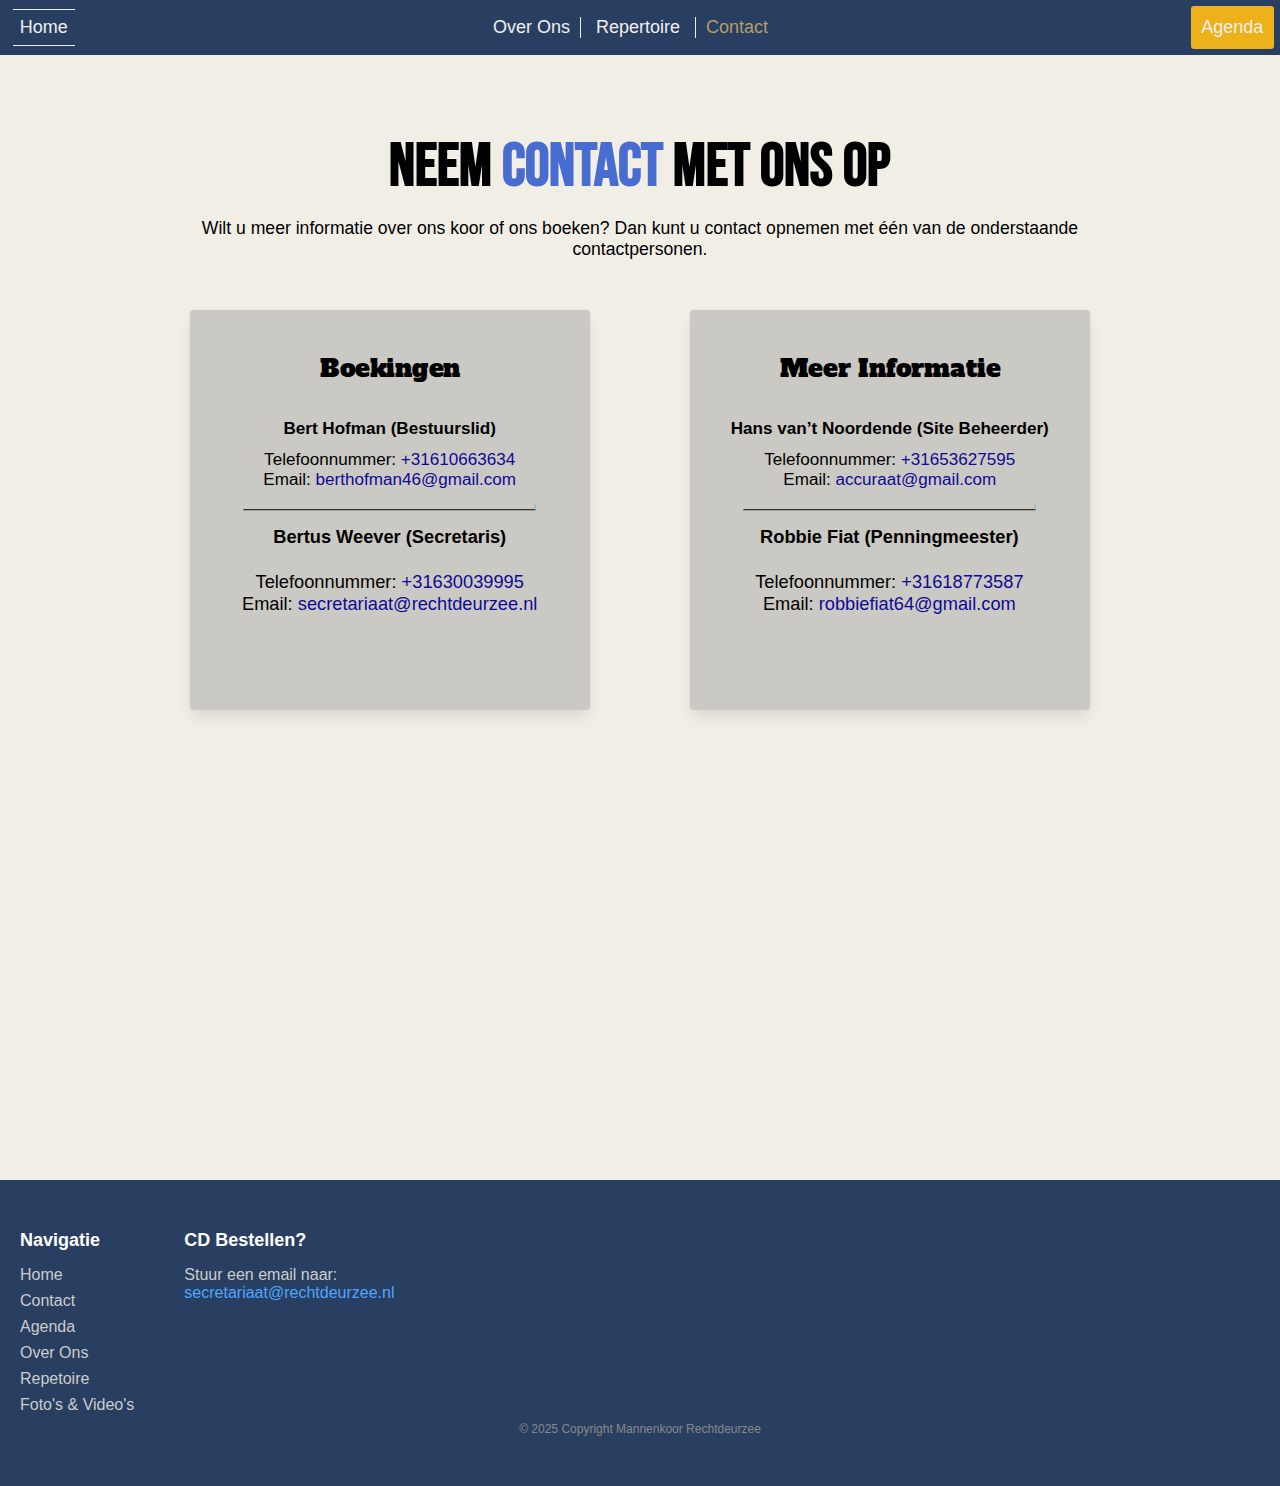
<file: contact.html>
<!DOCTYPE html>
<html lang="en">
<head>
    <meta charset="UTF-8">
    <meta name="viewport" content="width=device-width, initial-scale=1.0">
    <link rel="stylesheet" href="./contact.css">
    <link rel="stylesheet" href="./home.css">
    <link rel="stylesheet" href="./agenda.css">
    <link rel="preconnect" href="https://fonts.googleapis.com">
    <link rel="preconnect" href="https://fonts.gstatic.com" crossorigin>
    <link href="https://fonts.googleapis.com/css2?family=Special+Gothic+Expanded+One&display=swap" rel="stylesheet">
    <link href="https://fonts.googleapis.com/css2?family=Alfa+Slab+One&display=swap" rel="stylesheet">
    <link href="https://fonts.googleapis.com/css2?family=Bebas+Neue&family=Cabin:ital,wght@0,400..700;1,400..700&display=swap" rel="stylesheet">
    <title>Contact</title>

</head>
<body id="contact-page">
    <div id="navigation-bar-contact">
        <div id="home-link">
            <button class="hamburger-menu">
                <img src="./images/dehaze_27dp_F3F3F3.svg" alt="">
            </button>
            <a class="nav-link off" href="index.html"><span class="home nav-item">Home</span></a>
        </div>
        <div id="nav-items">
            <a class="nav-link about nav-item off" id="about-us" href="index.html#about-section">Over Ons</a>
            <a class="nav-link repertoire off" id="repertoire-nav" href="./repertoire.html"><span class="nav-item">Repertoire</span></a>
            <a class="nav-link contact nav-item off" href="./contact.html">Contact</a>
        </div>
        <div id="cta">
            <a class="nav-link nav-item" id="cta-contact" href="./agenda.html">Agenda</a>
        </div>
    </div>
     <div class="nav-mobile" id="contact-pos">
        <nav class="nav-mobile-items">
            <li><a class="nav-mobile-link" href="index.html">Home</a></li>
            <li><a class="nav-mobile-link" href="index.html#about-section">Over Ons</a></li>
            <li><a class="nav-mobile-link" href="./repertoire.html">Repetoire</a></li>
            <li><a class="nav-mobile-link" href="./contact.html">Contact</a></li>
        </nav>
    </div>
    </div>
    <div class="contact-info-container">
        <div class="contact-title">
            <h1>Neem <span class="key-word-blue">Contact</span> Met Ons Op</h1>
            <p>Wilt u meer informatie over ons koor of ons boeken?
            Dan kunt u contact opnemen met één van de onderstaande contactpersonen.</p>
        </div>
        <div class="contact-items-container">
            <div class="contact-items">
                <h2>Boekingen</h2>
                <div class="item">
                    <div>
                        <h3 class="name">Bert Hofman (Bestuurslid)</h3> 
                        <ul class="contact-details">
                            <li>Telefoonnummer: <a class="phone" href="callto:+31610663634">+31610663634</a></li>
                            <li> Email: <a class="email" href="mailto:berthofman46@gmail.com">berthofman46@gmail.com</a></li>
                        </ul>
                    </div>
                    <div class="border-item"><span ></span></div>
                    <div class="item"> 
                        <h3 class="name">Bertus Weever (Secretaris)</h3>
                        <ul class="contact-details">
                            <li>Telefoonnummer: <a class="phone" href="callto:+31630039995">+31630039995</a></li>
                            <li >Email: <a class="email" href="mailto:secretariaat@rechtdeurzee.nl">secretariaat@rechtdeurzee.nl</a> </li>
                        </ul>
                    </div>
                </div>
            </div>
            <div class="contact-items">
                <h2>Meer Informatie</h2>
                <div class="item">
                    <div>
                        <h3 class="name">Hans van’t Noordende (Site Beheerder)</h3></li>
                        <ul class="contact-details">
                            <li>Telefoonnummer: <a class="phone" href="callto:+31653627595">+31653627595</a> </li>
                            <li >Email: <a class="email" href="mailto:accuraat@gmail.com">accuraat@gmail.com</a>
                            </li>
                        </ul>
                    </div>
                <span class="border-item"></span>
                    <div class="item">
                        <h3 class="name">Robbie Fiat (Penningmeester)</h3>
                        <ul class="contact-details">
                            <li>Telefoonnummer: <a class="phone" href="callto:+31618773587">+31618773587</a> </li>
                            <li >Email: <a class="email" href="mailto:robbiefiat64@gmail.com">robbiefiat64@gmail.com</a>
                            </li>
                        </ul>
                    </div>
                </div>
            </div>
        </div>
    </div>
    
    <footer class="footer-contact">
        <div class="footer-container">
            <!-- Navigation -->
            <div class="footer-nav">
                <h3>Navigatie</h3>
                <ul>
                    <li><a href="index.html">Home</a></li>
                    <li><a href="./contact.html">Contact</a></li>
                    <li><a href="./agenda.html">Agenda</a></li>
                    <li><a href="#about-section">Over Ons</a></li>
                    <li><a href="./repertoire.html">Repetoire</a></li>
                    <li><a href="#fotos">Foto's &amp; Video's</a></li>
                </ul>
            </div>

            <!-- Call to Action -->
            <div class="footer-cta">
                <h3>CD Bestellen?</h3>
                <p>Stuur een email naar:</p>
                <a href="mailto:secretariaat@rechtdeurzee.nl">
                    secretariaat@rechtdeurzee.nl
                </a>
            </div>
            <!-- Copyright -->
        </div>
        <div class="footer-copy">
            <p>© 2025 Copyright Mannenkoor Rechtdeurzee</p>
        </div>
    </footer>
<script src="app.js"></script>
</body>
</html>
</file>
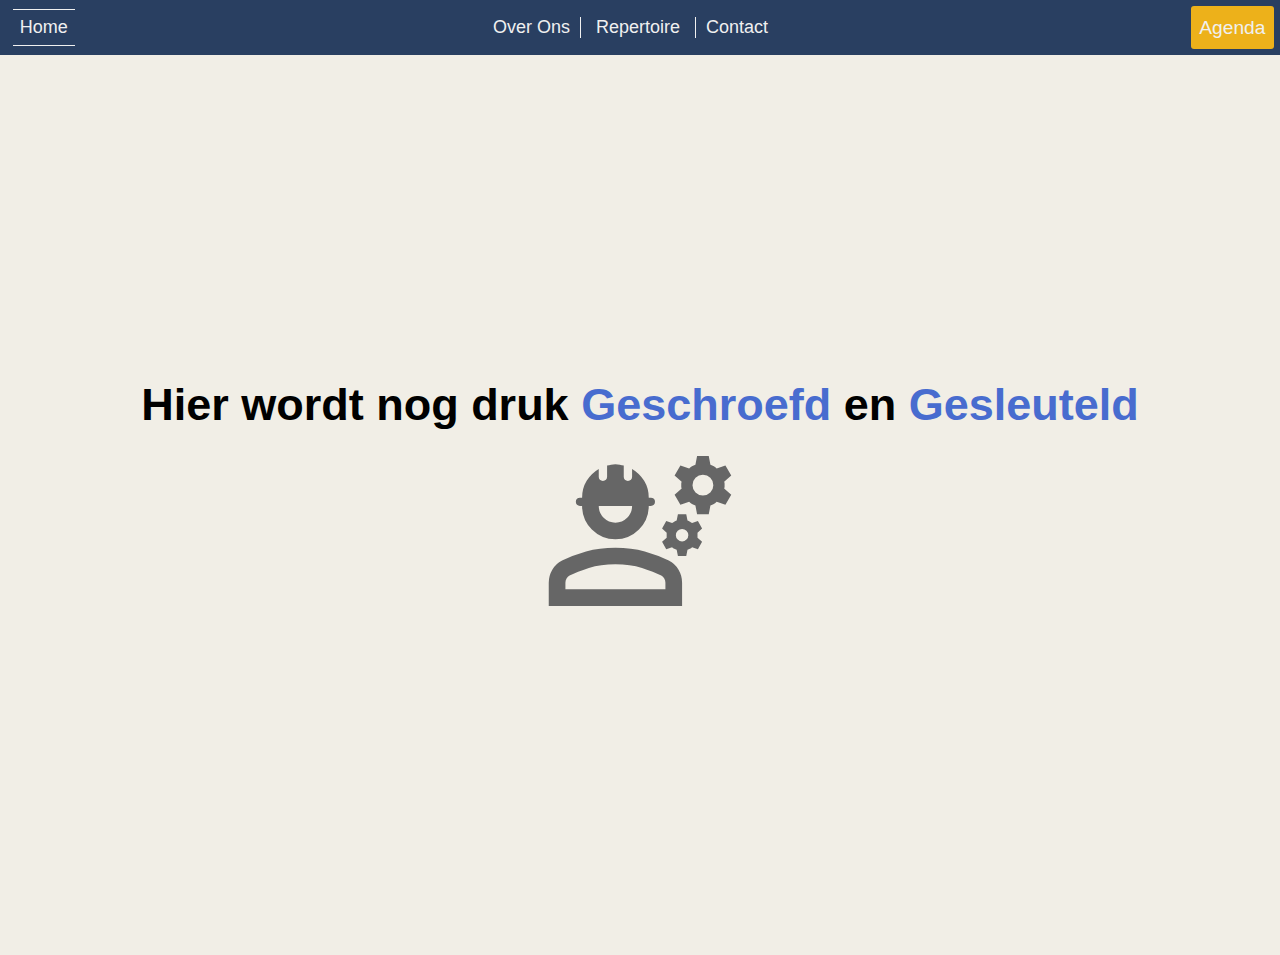
<file: foto-video.html>
<!DOCTYPE html>
<html lang="en">
<head>
    <meta charset="UTF-8">
    <meta name="viewport" content="width=device-width, initial-scale=1.0">
    <link rel="preconnect" href="https://fonts.googleapis.com">
    <link rel="preconnect" href="https://fonts.gstatic.com" crossorigin>
    <link href="https://fonts.googleapis.com/css2?family=Special+Gothic+Expanded+One&display=swap" rel="stylesheet">
    <link rel="stylesheet" href="repertoire.css">
    <link rel="stylesheet" href="home.css">
    <link rel="stylesheet" href="agenda.css">
    <title>Document</title>
</head>
<body>
    <div id="navigation-bar">
        <div id="home-link">
            <a class="nav-link off" href="./index.html"><span class="home nav-item">Home</span></a>
            <button class="hamburger-menu">
                <img src="./images/dehaze_27dp_F3F3F3.svg" alt="">
            </button>
        </div>
        <div id="nav-items">
            <a class="nav-link about nav-item off" id="about-us" href="index.html#about-section">Over Ons</a>
            <a class="nav-link repertoire off" id="repertoire-nav" href="./repertoire.html"><span class="nav-item">Repertoire</span></a>
            <a class="nav-link contact nav-item off" href="./contact.html">Contact</a>
        </div>
        <div id="cta">
            <a class="nav-link nav-item agenda" href="./agenda.html">Agenda</a>
        </div>
    </div>
    <div class="nav-mobile" id="home-pos">
        <nav class="nav-mobile-items">
            <li><a class="nav-mobile-link" href="./index.html">Home</a></li>
            <li><a class="nav-mobile-link" href="index.html#about-section">Over Ons</a></li>
            <li><a class="nav-mobile-link" href="./repertoire.html">Repetoire</a></li>
            <li><a class="nav-mobile-link" href="./contact.html">Contact</a></li>
        </nav>
    </div>
    <div class="container">
        <h1>Hier wordt nog druk <span class="span-item">Geschroefd</span> en <span class="span-item">Gesleuteld</span></h1>
        <img class="svg-item" src="./engineering_24dp_666666_FILL0_wght400_GRAD0_opsz24.svg" alt="construction worker">
    </div>
    <script src="app.js"></script>
</body>
</html>
</file>
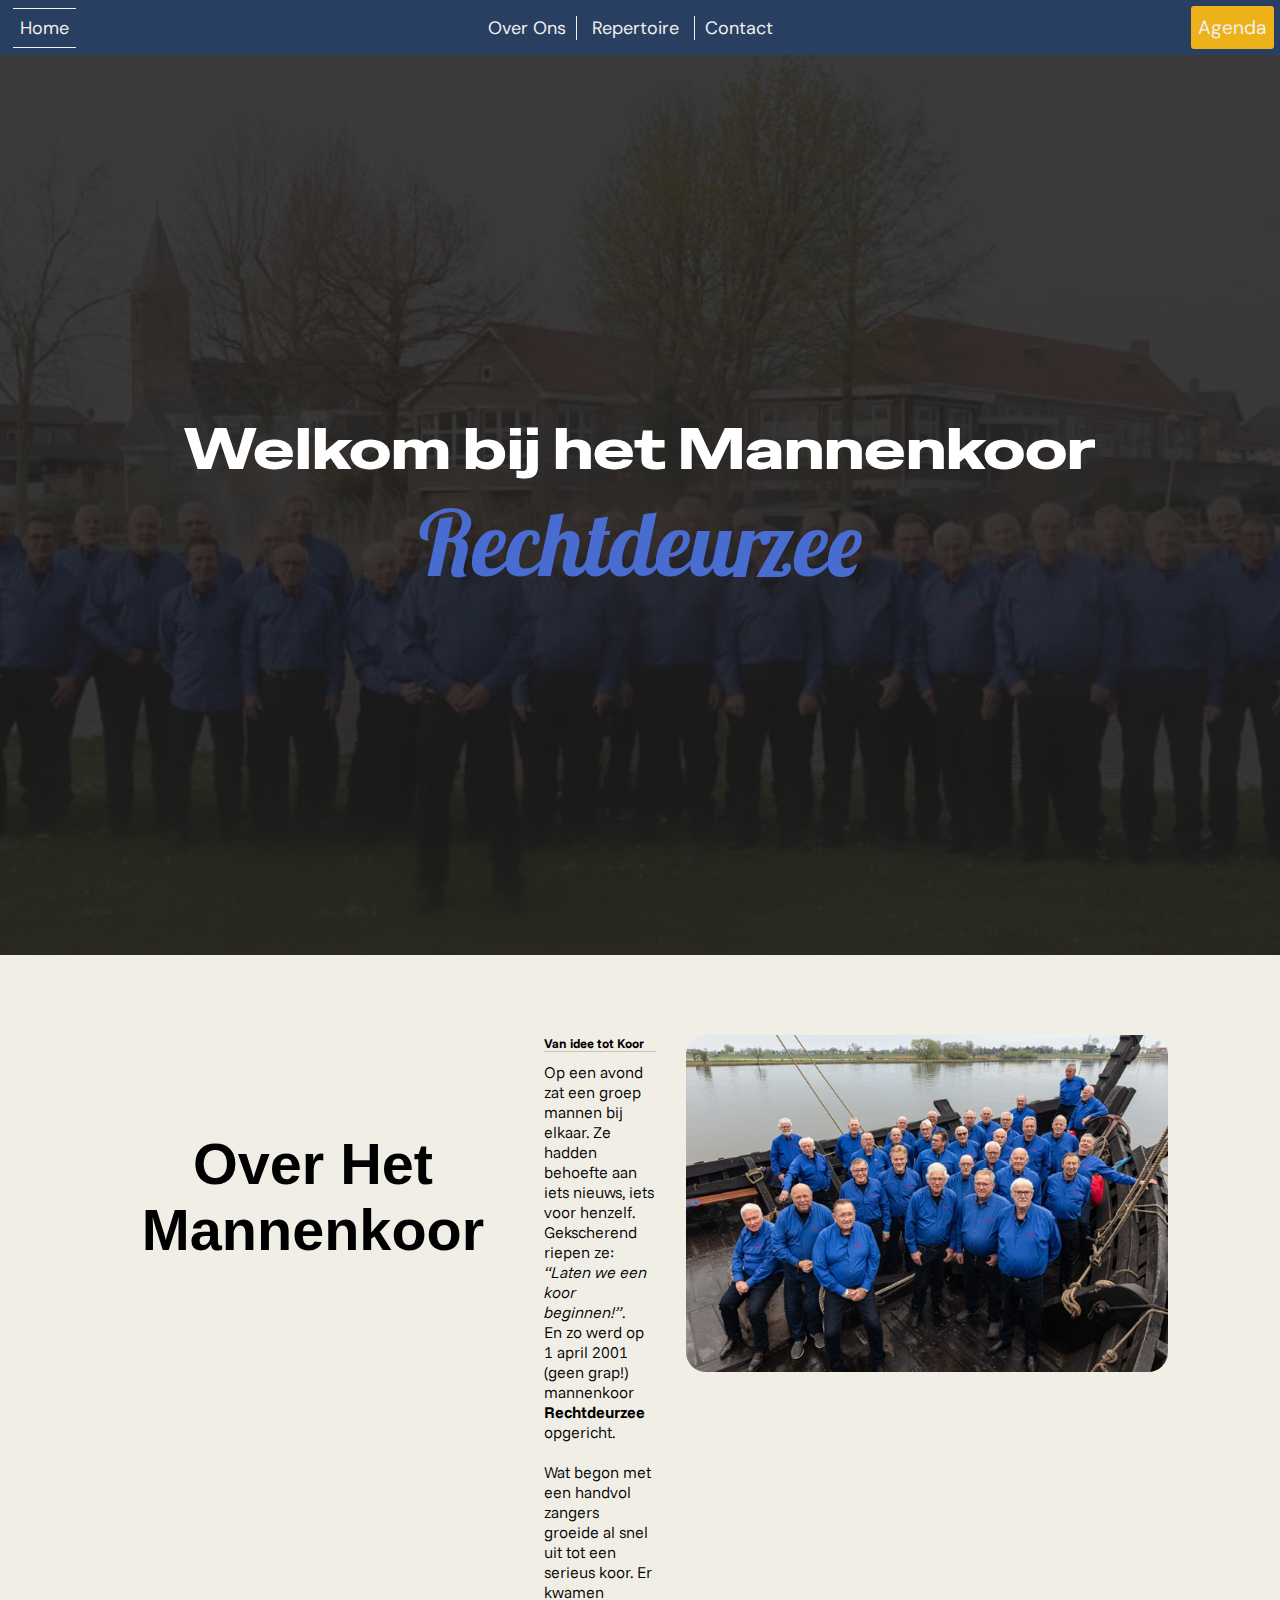
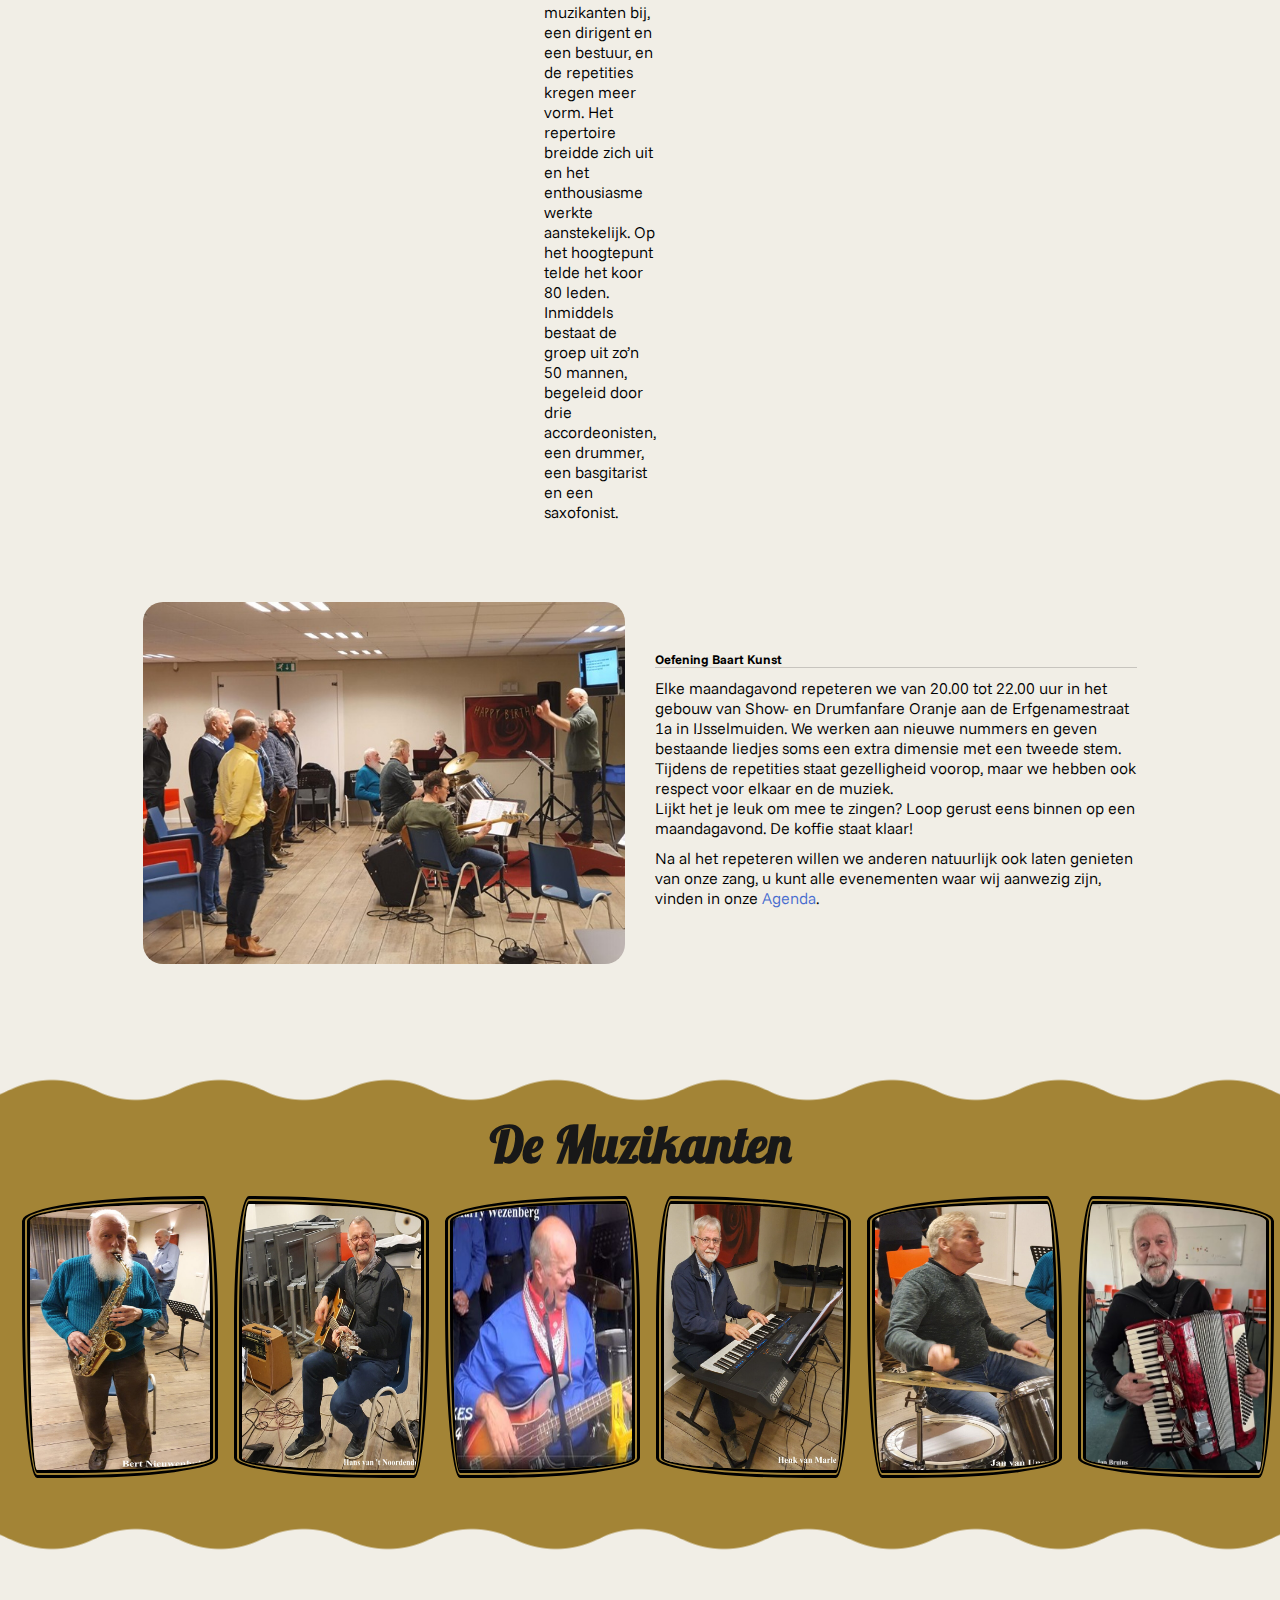
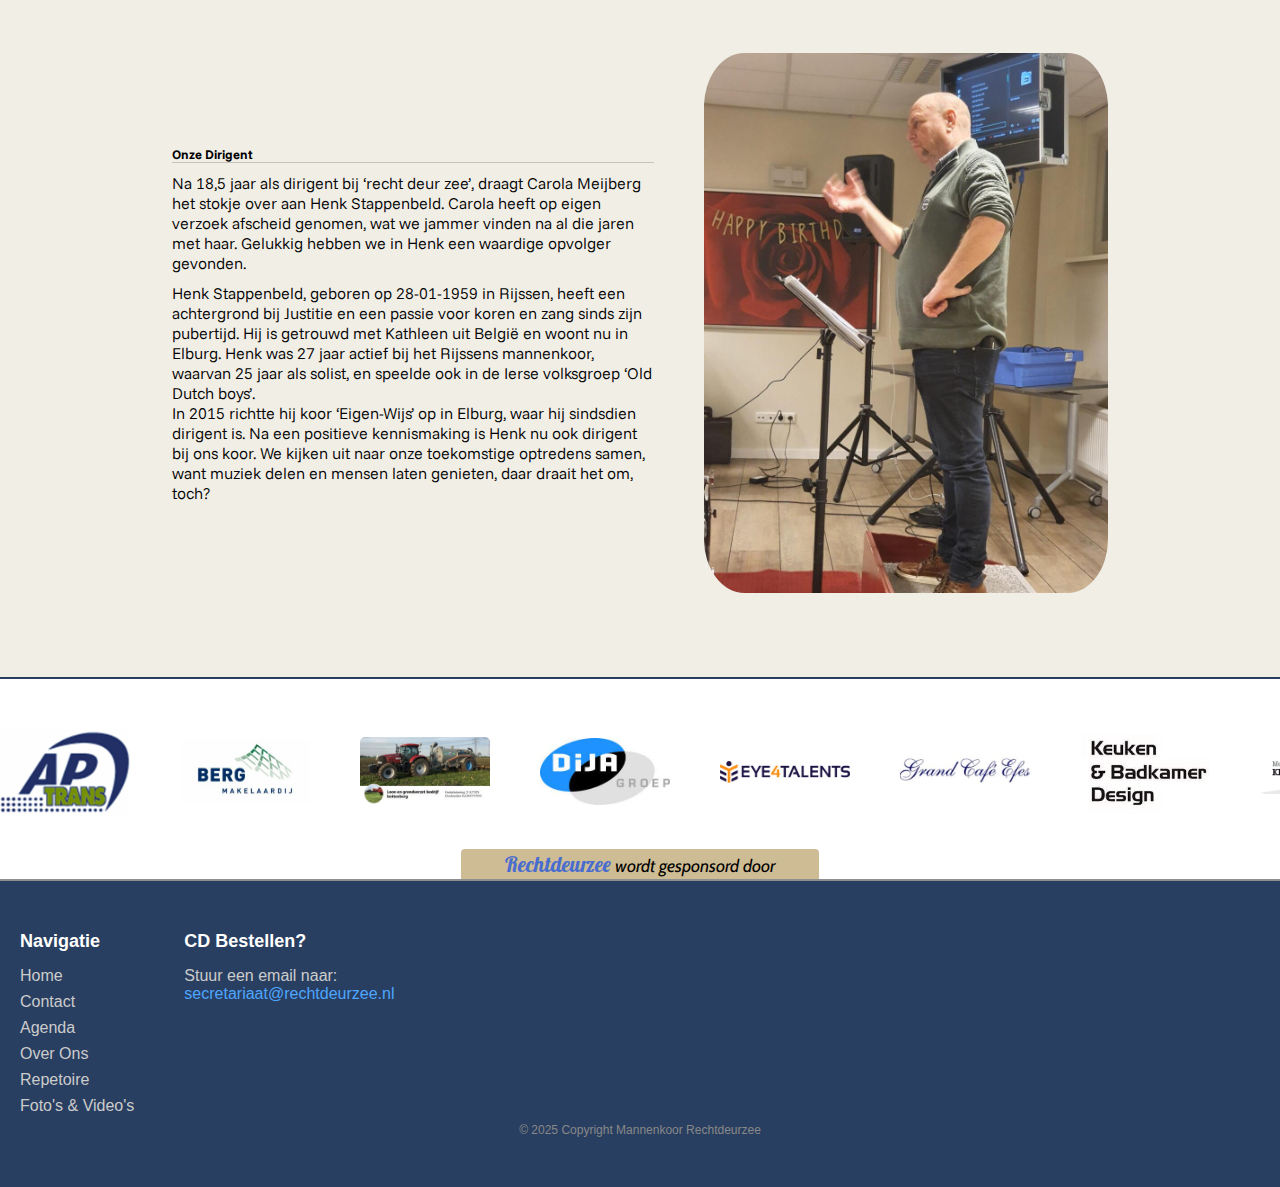
<file: home.html>
<!DOCTYPE html>
<html lang="en">
<head>
    <meta charset="UTF-8">
    <meta name="viewport" content="width=device-width, initial-scale=1.0">
    <title>Rechtdeurzee</title>
    <link rel="stylesheet" href="./home.css">
    <link rel="stylesheet" href="./agenda.css">
    <!-- Fonts -->
    <link rel="preconnect" href="https://fonts.googleapis.com">
    <link rel="preconnect" href="https://fonts.gstatic.com" crossorigin>
    <link href="https://fonts.googleapis.com/css2?family=Special+Gothic+Expanded+One&display=swap" rel="stylesheet">
    <link rel="preconnect" href="https://fonts.googleapis.com">
    <link rel="preconnect" href="https://fonts.gstatic.com" crossorigin>
    <link href="https://fonts.googleapis.com/css2?family=DM+Sans:ital,opsz,wght@0,9..40,100..1000;1,9..40,100..1000&display=swap" rel="stylesheet">
    <link rel="preconnect" href="https://fonts.googleapis.com">
    <link rel="preconnect" href="https://fonts.gstatic.com" crossorigin>
    <link href="https://fonts.googleapis.com/css2?family=Lobster&display=swap" rel="stylesheet">
    <link href="https://fonts.googleapis.com/css2?family=Funnel+Sans:ital,wght@0,300..800;1,300..800&display=swap" rel="stylesheet">
    <link href="https://fonts.googleapis.com/css2?family=Cabin:ital,wght@0,400..700;1,400..700&display=swap" rel="stylesheet">
    <!-- Fonts -->
</head>
<body>
    <div id="navigation-bar">
        <div id="home-link">
            <a class="nav-link off" href=""><span class="home nav-item">Home</span></a>
            <button class="hamburger-menu">
                <img src="./images/dehaze_27dp_F3F3F3.svg" alt="">
            </button>
        </div>
        <div id="nav-items">
            <a class="nav-link about nav-item off" id="about-us">Over Ons</a>
            <a class="nav-link repertoire off" id="repertoire-nav" href="./repertoire.html"><span class="nav-item">Repertoire</span></a>
            <a class="nav-link contact nav-item off" href="./contact.html">Contact</a>
        </div>
        <div id="cta">
            <a class="nav-link nav-item agenda" href="./agenda.html">Agenda</a>
        </div>
    </div>
    <div class="nav-mobile" id="home-pos">
        <nav class="nav-mobile-items">
            <li><a class="nav-mobile-link" href="./home.html">Home</a></li>
            <li><a class="nav-mobile-link" href="./home.html#about-section">Over Ons</a></li>
            <li><a class="nav-mobile-link" href="./repertoire.html">Repetoire</a></li>
            <li><a class="nav-mobile-link" href="./contact.html">Contact</a></li>
        </nav>
    </div>
    <div id="hero-section">
        <h1 class="hero-titel">Welkom bij het Mannenkoor <br><span id="choir-name">Rechtdeurzee</span></h1>
        <div></div>
    </div>
    <div id="about-section">
        <div id="startOfChoir">
        <div id="about-titel"> 
            <h1>Over Het <span id="introTitle">Mannenkoor</span></h1>
        </div>
            <div class="aboutUsText">
                <h2 class="title-item">Van idee tot Koor</h2>
            <p class="paragraph-item">Op een avond zat een groep mannen bij elkaar.
                Ze hadden behoefte aan iets nieuws, iets voor henzelf. 
                Gekscherend riepen ze: <i>“Laten we een koor beginnen!”</i>. <br>En zo werd op 1 april 2001 (geen grap!) mannenkoor <b id="name-item">Rechtdeurzee</b> opgericht. 
                <br> <br>Wat begon met een handvol zangers groeide al snel uit tot een serieus koor. 
                Er kwamen muzikanten bij, een dirigent en een bestuur, en de repetities kregen meer vorm. 
                Het repertoire breidde zich uit en het enthousiasme werkte aanstekelijk. 
                Op het hoogtepunt telde het koor 80 leden. 
                Inmiddels bestaat de groep uit zo’n 50 mannen, begeleid door drie accordeonisten, een drummer, een basgitarist en een saxofonist.</p>
            </div>
            <div id="start-up-img">
                <img src="./images/Koor-10-24-1 (1).jpg" alt="choirPicture">
            </div>
        </div>
        <div id="practice">
            <div id="practice-text">
                <h2 class="title-item">Oefening Baart Kunst</h2>
                <p class="paragraph-item">
                    Elke maandagavond repeteren we van 20.00 tot 22.00 uur in het gebouw van Show- en Drumfanfare Oranje aan de Erfgenamestraat 1a in IJsselmuiden. We werken aan nieuwe nummers en geven bestaande liedjes soms een extra dimensie met een tweede stem.
                    Tijdens de repetities staat gezelligheid voorop, maar we hebben ook respect voor elkaar en de muziek.
                    <br>Lijkt het je leuk om mee te zingen? Loop gerust eens binnen op een maandagavond. De koffie staat klaar!
                </p>
                <!-- <h3 class="title-item">Optreden</h3> -->
                <p class="paragraph-item">
                    Na al het repeteren willen we anderen natuurlijk ook laten genieten van onze zang, u kunt alle evenementen waar wij aanwezig zijn, vinden in onze <span id="agenda-link"><a id="agenda-link" href="./agenda.html">Agenda</a></span>.
                </p>
                <p>
                </p>
            </div>
            <div id="practice-img">
                <img src="./images/Start-up.jpg" alt="">
            </div>
        </div>
        <div class="arrows">
            <button class="left arrow">
                <img src="./images/arrow_back_30dp_000000_FILL0_wght400_GRAD0_opsz24.svg" alt="">
            </button>
            <button class="right arrow">
                <img src="./images/arrow_forward_30dp_000000_FILL0_wght400_GRAD0_opsz24.svg" alt="">
            </button>
        </div>
        <div id="musicians">
            <div id="musicians-item"><h1>De Muzikanten</h1></div>
            <div id="musician-images">
                <div class="img-box">
                    <img class="img-item-1 trueWidth" src="./images/muzikanten/Bert-572x1024.jpg" alt="trompettist">
                </div>
                <div>
                    <img class="img-item-2" src="./images/muzikanten/Hans-768x957.jpg" alt="gitarist">

                </div>
                <div>
                    <img class="img-item-1"src="./images/muzikanten/Harry-Wezenberg.jpg" alt="gitarist">

                </div>
                <div>
                    <img class="img-item-2"src="./images/muzikanten/Henk-740x1024.jpg" alt="pianist">
                </div>
                <div>
                    <img class="img-item-1" src="./images/muzikanten/Jan-606x1024.jpg" alt="drummer">

                </div>
                <div>
                    <img class="img-item-2" src="./images/muzikanten/Jan-Bruins1-1-429x600.jpg" alt="accordeonist">
                </div>
            </div>
        </div>
        <div id="dirigent">
            <div id="dirigent-text-item">
                <h2 class="title-item">Onze Dirigent</h2>
                <p class="paragraph-item">
                    Na 18,5 jaar als dirigent bij ‘recht deur zee’, draagt Carola Meijberg het stokje over aan Henk Stappenbeld. 
                    Carola heeft op eigen verzoek afscheid genomen, wat we jammer vinden na al die jaren met haar. 
                    Gelukkig hebben we in Henk een waardige opvolger gevonden.
                </p>
                <p class="paragraph-item">
                    Henk Stappenbeld, geboren op 28-01-1959 in Rijssen, heeft een achtergrond bij Justitie en een passie voor koren en zang sinds zijn pubertijd. 
                    Hij is getrouwd met Kathleen uit België en woont nu in Elburg. 
                    Henk was 27 jaar actief bij het Rijssens mannenkoor, waarvan 25 jaar als solist, en speelde ook in de Ierse volksgroep ‘Old Dutch boys’. 
                    <br>In 2015 richtte hij koor ‘Eigen-Wijs’ op in Elburg, waar hij sindsdien dirigent is.
                    Na een positieve kennismaking is Henk nu ook dirigent bij ons koor. 
                    We kijken uit naar onze toekomstige optredens samen, want muziek delen en mensen laten genieten, daar draait het om, toch?
                </p>
            </div>
            <div id="dirigent-img-item">
                <img src="./images/muzikanten/Dirigent v3.jpg" alt="">
            </div>
        </div>
        <footer class="footer">
            <div class="footer-container">
                <!-- Navigation -->
                <div class="footer-nav">
                    <h3 class="footer-title">Navigatie</h3>
                    <ul>
                        <li><a href="./index.html">Home</a></li>
                        <li><a href="./contact.html">Contact</a></li>
                        <li><a href="./agenda.html">Agenda</a></li>
                        <li><a href="#about-section">Over Ons</a></li>
                        <li><a href="./repertoire.html">Repetoire</a></li>
                        <li><a href="#fotos">Foto's &amp; Video's</a></li>
                    </ul>
                </div>

                <!-- Call to Action -->
                <div class="footer-cta">
                    <h3 class="footer-title">CD Bestellen?</h3>
                    <p>Stuur een email naar:</p>
                    <a href="mailto:secretariaat@rechtdeurzee.nl">
                        secretariaat@rechtdeurzee.nl
                    </a>
                </div>
                <!-- Copyright -->
            </div>
            <div class="footer-copy">
                <p>© 2025 Copyright Mannenkoor Rechtdeurzee</p>
            </div>
        </footer>
        <div class="logo-slider">
                <h3><span class="slider-title">Rechtdeurzee</span> wordt gesponsord door</h3>
            <div class="logo-track">
                <a class="logo-item apTrans" href="#"><img src="./images/sponsors/APTrans.png" alt="APTrans" /></a>
                <a class="logo-item" href="#"><img src="./images/sponsors/Berg makelaar.jpg" alt="Berg Makelaar" /></a>
                <a class="logo-item" href="#"><img src="./images/sponsors/Bottenberg-300x158.jpg" alt="Bottenberg" /></a>
                <a class="logo-item" href="#"><img src="./images/sponsors/Dija group.jpg" alt="Dija group" /></a>
                <a class="logo-item eyes4" href="#"><img src="./images/sponsors/Eye4Talents.jpg" alt="Eye4Talents" /></a>
                <a class="logo-item grandcafe" href="#"><img src="./images/sponsors/Grand Cafe Efes.jpg" alt="Grand Cafe Efes" /></a>
                <a class="logo-item" href="#"><img src="./images/sponsors/Keuken-badkamer design.jpg" alt="KeukenDesign Kampen" /></a>
                <a class="logo-item" href="#"><img src="./images/sponsors/Klaas riezebos.png" alt="Klaas Riezebos" /></a>
                <a class="logo-item" href="#"><img src="./images/sponsors/Logo-Kringloop-Felix.png" alt="Kringloop Felix" /></a>
                <a class="logo-item" href="#"><img src="./images/sponsors/Sebo.jpg" alt="Sebo-personeelsdiensten" /></a>
                <a class="logo-item" href="#"><img src="./images/sponsors/Stadsherberg.jpg" alt="De stadsherberg" /></a>
                <a class="logo-item" href="#"><img src="./images/sponsors/Stemar BV  Dienstverlening.jpg" alt="Stemar BV  Dienstverlening" /></a>
                <a class="logo-item" href="#"><img src="./images/sponsors/Tresforte.jpg" alt="Tresforte" /></a>
                <a class="logo-item" href="#"><img src="./images/sponsors/uitgekookt-maaltijden.png" alt="Uitgekookt" /></a>
                <a class="logo-item" href="#"><img id="vandersluis" src="./images/sponsors/Van der sluis Transport.jpg" alt="Van Der Sluis Transport" /></a>
                <a class="logo-item" href="#"><img src="./images/sponsors/vermeulen.png" alt="Vermeulen" /></a>
                <a class="logo-item" href="#"><img src="./images/sponsors/Weever-sloop-en-bouw.jpg" alt="Weever Sloop en Bouw" /></a>
                <a class="logo-item" href="#"><img src="./images/sponsors/Weever-transport-111-300x207.jpg" alt="Weever Transport" /></a>
                <a class="logo-item" href="#"><img src="./images/sponsors/Werven.jpg" alt="Gebroeders van Werven" /></a>
            </div>
        </div>



    
    

    </div>
    <script src="./app.js"></script>
</body>
</html>
</file>
<file: contact.css>
/* Contact Page styling */

#contact-page {
min-width: 100%;
   display: grid;
   grid-template-columns: auto auto auto auto auto ;
   grid-template-rows: auto auto auto auto;
   gap: 75px;
}

/* .contact-title > h1 {
    color: black;
    font-family: "Special Gothic Expanded One", sans-serif;
    height: fit-content;
    text-align: center;
    padding: 0px 10px 0px 10px;
} */

#navigation-bar-contact {
    grid-row-start: 1;
    grid-column-start: 1;
    grid-column-end: 6;
    background-color: #293F61;
    height: 55px;
    display: flex;
    justify-content: space-between;
    align-items: center;
    font-family: "DM Sans", sans-serif;
    font-weight: 400;
    font-style: normal;
    font-size: 12px;
}

#contact-pos {
    grid-row-start: 2;
    margin-top: -75px;
    height: 70vh;
}

.contact-title {
    display: flex;
    flex-direction: column;
    align-items: center;
    padding-bottom: 50px;
    gap: 15px;
    width: 80%;
    

}

.contact-title > h1 {
    font-family: "Bebas Neue", sans-serif;
    font-size: 3.8em;
}

.contact-title > p {
    text-align: center;
    font-family: "Funnel Sans", sans-serif;
    font-weight:400;
    font-size: 1.1em;
    width: 90%;

}

.contact-info-container {
    grid-row-start: 2;
    grid-column-start: 1;
    grid-column-end: 6;
    display: flex;
    flex-direction: column;
    width: 100%;
    min-height: 100vh;
    align-items: center;
}

.contact-items-container {
    display: flex;
    justify-content: center;
    gap: 100px;
    width: 100%;
    margin-bottom: 10%
}

.contact-items {
    background-color: rgba(128, 128, 128, 0.34);
    border-radius: 1%;
    height: 400px;
    width: 400px;
    /* text-align: center; */
    display: flex;
    flex-direction: column;
    justify-content: flex-start;
    align-items: center;
    color: black;
    gap: 30px;
    box-shadow: 0 .5em 1em -.125em rgba(10, 10, 10, .1), 0 0 0 1px rgba(10, 10, 10, .02);
    transition: 0.5s;
}

.contact-items:hover {
    transform: scale(1.03);
}

.contact-items > h2 {
    margin-top: 10%;
    font-size: 1.6em;
    font-family: "Alfa Slab One", serif;
    font-weight: 400;
    font-style: normal;
    transform: scale(calc(1/1.03));

}

.item {
    display: flex;
    flex-direction: column;
    justify-content: center;
    align-items: center;
    text-align: center;
    height: fit-content;
    width: fit-content;
    gap: 15px;
    font-size: 1.1em;
    font-family: "Funnel Sans", sans-serif;
    font-weight: lighter;
    transform: scale(calc(1/1.03));


}

.key-word-blue {
    color: #486CCF;
}

.email {
    color: #0f0a94;
    text-decoration: none;
}

.email:hover {
    text-decoration: underline;
}

.phone {
    color: #0f0a94;
    text-decoration: none;
}

.name {
    padding-bottom: 10px;
    font-size: 1em;
}

.phone:hover {
    text-decoration: underline;
}


.contact-details {
    list-style: none;
    /* text-align: left; */
    display: flex;
    flex-direction: column;
    align-items: center;
}

.border-item {
    border-bottom: 1px solid black;
    height: 5px;
    width: 300px;
    align-self: center;
}

 .footer-contact {
    background-color: #293F61;
    color: #ccc;
    padding: 50px 20px;
    font-family: Arial, sans-serif;
    grid-row-start: 4;
    grid-column-start: 1;
    grid-column-end: 6;
    display: flex;
    flex-direction: column;
    justify-content: flex-end;
}

 .footer-container h3 {
    color: white;
    font-size: 18px;
    margin-bottom: 15px;
  }

  

  @media (min-width: 320px) and (max-width: 768px) {

        #contact-page {
            grid-template-rows: auto auto auto;
            grid-template-columns: auto auto auto auto;
        }
    
        #navigation-bar-contact {
            height: 40px;
            font-size: 9px;
            grid-column-end: 5;
        }

        .contact-items-container {
            flex-direction: column;
            width: 100%;
            align-items: center;
            gap: 50px;
        }

        .contact-items {
            width: 80%;
            height: 300px;
            gap: 15px;
        }

        .contact-items > h2 {
            font-size: 1.2em;
        }

        .item {
            font-size: 0.95em;
            gap: 8px;

        }

        .border-item {
            width: 100%;
        }

        .contact-title {
            width: 100%;
        }

        .contact-title > h1 {
            font-size: 1.4em;
        }

        .contact-info-container {
            align-items: center;
            grid-column-end: 5;
        }

        .contact-title > p {
            font-size: 0.9em;
            padding: 5px

        }

        #cta-contact {
            font-size: 1.3em;
        }

        .footer-contact {
            min-height: fit-content;
            grid-column-start: 1;
            grid-column-end: 5;
            justify-content: space-between;
            padding: 30px 20px 10px 20px;
            gap: 20px;
            grid-row-start: 3;
   }
  }

  @media (min-width: 500px) and (max-width: 768px) {

         .contact-items-container {
            flex-direction: column;
            width: 100%;
            align-items: center;
            gap: 40px;
        }

      .contact-items {
            max-width: 375px;
            height: 300px;
            gap: 15px;
        }
  }

  @media (min-width: 768px) and (max-width: 1200px) {

    .contact-items-container {
            width: 90%;
            gap: 30px;
        }

        .contact-details li > a {
            font-size: 16px;
        }

    
  }
</file>
<file: home.css>
* {
    margin: 0;
    padding: 0;
}

img {
    max-inline-size: 100%;
}

html, body {
    min-height: 100vh;
    width: 100%;
    background-color: #f1eee6;
    /* overflow: hidden;
    overflow-x: hidden; */

}


#navigation-bar {
    background-color: #293F61;
    height: 55px;
    display: flex;
    justify-content: space-between;
    align-items: center;
    font-family: "DM Sans", sans-serif;
    font-weight: 400;
    font-style: normal;
    font-size: 12px;
}

.nav-mobile-home {
    position: absolute;
    z-index: 1;
    height: 375px;
    width: 80%;
    background-color: #172437fa;
}

#home-pos {
    position: absolute;
    height: 75vh;
}

#home-link {
    display: flex;
    justify-content: flex-start;
    align-items: center;
    padding-left: 1%;
}

#home-link > a {
    /* color: whitesmoke; */
    border-width: 1px 0px 1px 0px;
    border-style: solid;
    padding: 7px;
    
    /* "Rechtdeurzee" logo/keyword for going back to the home page */
}

#nav-items {
    display: flex;
    justify-content: flex-end;
    align-items: center;
    gap: 10px;
    padding-right: 5px;
    color: whitesmoke;
}

.nav-item {
    font-size: 1.5em;
}

.nav-item:hover {
    color: #756F61;
}



#cta {
    display: flex;
    align-items: center;
    justify-content: center;
    padding: 0.1%;
    margin-right: 0.5%;
    background-color: #EDB11A;
    color: white;
    border-radius: 3px;
    height: 40px;
    width: 80px;
}

.agenda {
    font-size: 1.6em;
}

.nav-link {
    text-decoration: none;
    color: #F0F0F0;

}

#repertoire-nav {
    border-width: 0px 1px 0px 1px;
    border-style: solid;
    padding: 0px 15px 0px 15px;
}

/* Intro section */

#hero-section {
    height: 100vh;
    width: 100%;
    background: linear-gradient(rgba(27, 26, 26, 0.85), rgb(27, 26, 26, 0.85)), url("./images/IMG-20220423-WA0009\ \(3\).jpg");
        background-repeat: no-repeat;
        background-size: cover;
        background-position: center;
    overflow: hidden;
    display: flex;
    flex-direction: column;
    /* flex-direction: column; */
    justify-content: center;


}


.hero-titel {
    color: white;
    font-family: "Special Gothic Expanded One", sans-serif;
    font-weight: 400;
    font-style: normal;
    font-size: 3.5em;
    text-align: center;


}

#choir-name {
    color: #486CCF;
    font-family: "Lobster", sans-serif;
    font-weight: 300;
    font-style: normal;
    font-size: 1.6em;

}

#about-section {
    display: grid;
    grid-template-columns: auto auto auto auto auto auto auto;
    grid-template-rows: auto auto auto auto auto auto auto auto;
    width: 100%;
    min-height: 100vh;
    gap: 80px;
}

#about-titel {
    display: flex;
    justify-content:center;
    margin-top: 10%;
    margin-bottom: -20px;
}

.introTitle {
       color: #486CCF;
    }



#about-titel > h1 {
    color: black;
    font-family: "Bebas Neue", sans-serif;
    /* border-bottom: 2px solid rgba(0, 0, 0, 0.377); */
    padding: 0px 30px 5px 30px;
    height: fit-content;
    text-align: center;
    font-size: 3.6em;
}

#about-titel-mobile {
    display: none;
}

#startOfChoir {
    grid-column-start: 2;
    grid-column-end: 7;
    grid-row-start: 2;
    display: flex;
    justify-content: center;
    width: 100%;
    height: fit-content;
    align-items: flex-start;
    gap: 30px;
}

#name-item {
    font-weight: bold;
}

.aboutUsText {
    display: flex;
    flex-direction: column;
    /* align-items: center; */
    gap: 10px;
    flex: 0 1 50%;

}

#start-up-img {
    flex: 0 0 50%
}

#start-up-img > img {
    height: 100%;
    width: 100%;
    border-radius: 20px;
}

#practice {
    grid-row-start: 3;
    grid-column-end: 7;
    grid-column-start: 2;
    display: flex;
    align-items: center;
    justify-content: center;
    gap: 30px;
}

#practice-text {
    order: 2;
    display: flex;
    flex-direction: column;
    justify-content: flex-start;
    /* align-items: center; */
    gap: 10px;
    flex: 0 0 50%;
}

.title-item {
    font-family: "Funnel Sans", sans-serif;
    font-weight:bold;
    border-bottom: 1px solid #22222234;
    font-size: 0.8em;
    display: flex;
    align-items: center;
    gap: 4px;
    height: 100%;
}

.paragraph-item {
    font-family: "Funnel Sans", sans-serif;
    /* font-optical-sizing: auto; */
    font-weight: lighter;
    font-style: normal;
    font-size: 1em;
}

.styling-intro-title {
        background-color: #A38436;
        height: 20px;
        width: 8px;
        border-radius: 1px;
    }


#practice-img {
    order: 1;
    flex: 0 0 50%;

}

#practice-img > img {
    border-radius: 20px;
    height: 100%;
    width: 100%;
    
}

#agenda-link {
    text-decoration: none;
    color: #486CCF;
}

#agenda-link :hover{
    color: #203877;
    text-decoration: underline;
}


#musicians {
    grid-row-start: 4;
    grid-column-start: 1;
    grid-column-end: 8;
    background-color: #A38436;
    /* padding-top: 10px; */
    height: 120%;
    max-width: 100%;
    display: flex;
    flex-direction: column;
    justify-content: center;
    gap: 20px;
   --mask:
    radial-gradient(93.91px at 50% 126px,#000 99%,#0000 101%) calc(50% - 84px) 0/168px 51% repeat-x,
    radial-gradient(93.91px at 50% -84px,#0000 99%,#000 101%) 50% 42px/168px calc(51% - 42px) repeat-x,
    radial-gradient(93.91px at 50% calc(100% - 126px),#000 99%,#0000 101%) calc(50% - 84px) 100%/168px 51% repeat-x,
    radial-gradient(93.91px at 50% calc(100% + 84px),#0000 99%,#000 101%) 50% calc(100% - 42px)/168px calc(51% - 42px) repeat-x;
  -webkit-mask: var(--mask);
          mask: var(--mask);

}

.arrows {
    grid-row-start: 3;
    grid-column-start: 1;
    grid-column-end: 8;    
    z-index: 1;
    height: 120%;
    display: none;
    align-items: center;
    justify-content: space-between;
    padding: 0px 5px 0px 5px;
}



.arrow {
    background-color: rgba(255, 255, 255, 0.447);
    /* background-color: rgba(128, 128, 128, 0.434); */

    border-style: none;
    height: fit-content;
    border-radius: 10px;
    /* position: absolute; */
}

.arrow > img {
    height: 40px;
}

#musicians-item {
    align-self: center;
    color: rgb(24, 24, 24);
    font-family: "Lobster", sans-serif;
    font-style: normal;
    font-size: 1.6rem;
    margin-top: 20px;
    /* border-bottom: solid black; */

}

#musician-images {
    border-radius: 10%;
    
    display: flex; 
    justify-content:center;
    gap: 2.5%;
    height: fit-content;
    flex-wrap: wrap;
    max-width: 100%;
    z-index: 0;
    /* transform: translateZ(0); */
    /* height: 100%; */
}

#musician-images > div { 
    flex: 0 1 14%;
    max-height: 78%; 
 
}



.img-item-1 {
    height: 100%;
    width: 100%;
    border: 8px double black;
    border-top-left-radius: 175px 25px;
	border-top-right-radius: 15px 125px;
	border-bottom-right-radius: 150px 20px;
	border-bottom-left-radius: 15px 175px;
}

.img-item-2 {
    height: 100%;
    width: 100%;
    border: 8px double black;
    border-top-left-radius: 15px 125px;
	border-top-right-radius: 175px 25px;
	border-bottom-right-radius: 15px 175px;
	border-bottom-left-radius: 150px 20px;
}


#dirigent {
    grid-row-start: 6;
    grid-column-start: 2;
    grid-column-end: 7;
    display: flex;
    justify-content: center;
    align-items: center;
    gap: 50px;
}

#dirigent-img-item {
    flex: 0 0 42%;
}

#dirigent-img-item > img {
    border-radius: 10%;
    height: 90%;
}

#dirigent-text-item {
    align-self: center;
    display: flex;
    flex-direction: column;
    gap: 10px;
    flex: 0 0 50%;
}

/* #agenda-sponsors {
    grid-row-start: 6;
    grid-column-start: 1;
    grid-column-end: 7;
    display: flex;
    justify-content: center;


} */

 .footer {
    min-height: fit-content;
    background-color: #293F61;
    color: #ccc;
    padding: 50px 20px;
    font-family: Arial, sans-serif;
    grid-row-start: 8;
    grid-column-start: 1;
    grid-column-end: 8;
    display: flex;
    margin-top: -80px;
    flex-direction: column;
    justify-content: flex-end;
}

  .footer-container {
    display: flex;
    justify-content: flex-start;
    gap: 50px;
    width: 45%;
  }

  .footer h3 {
    color: white;
    font-size: 18px;
    margin-bottom: 15px;
  }

  .footer-nav ul {
    list-style: none;
  }

  .footer-nav li {
    margin-bottom: 8px;
  }

  .footer-nav a {
    color: #ccc;
    text-decoration: none;
    transition: color 0.2s;
  }

  .footer-nav a:hover {
    color: #fff;
  }

  .footer-cta a {
    color: #4da6ff;
    text-decoration: none;
  }

  .footer-cta a:hover {
    text-decoration: underline;
  }

.footer-copy {
    text-align: center;
    font-size: 12px;
    color: #888;
    /* align-self: flex-end; */
  }

.logo-slider {
  overflow: hidden;
  display: flex;
  gap: 40px;
  flex-direction: column;
  justify-content: flex-end;
  height: 200px;
  min-width: 100%;
  background: white;
  border-top: 2px solid #293F61;
  border-bottom: 2px solid rgba(128, 128, 128, 0.881);
  grid-row-start: 7;
  grid-column-start: 1;
  grid-column-end: 8;
  /* margin-bottom: -80px; */
}

.slider-title {
    color: #486CCF;
    font-family: "Lobster", sans-serif;
    font-style: normal;
    font-size: 1.2em;
    font-weight: 300;
}

.logo-slider > h3 {
    width: 28%;
    text-align: center;
    font-family: "Cabin", sans-serif;
    font-style:italic;
    font-size: 1.1em;
    font-weight: 200;
    align-self: center;
    background-color: #a3843688;
    border-top-left-radius: 4px;
    border-top-right-radius: 4px;
    padding: 2px 0px 2px 0px;
    order: 1;
}

.logo-track {
    height: 70px;
  display: flex;
  gap: 50px;
  align-items: center;
  animation: scroll 50s linear infinite;
  order: 0;
}

.logo-item {
  flex: 0 0 130px;
}

.logo-item > img {
    transition: transform 0.3s ease;
    border-radius: 5px;
    height: 90%;

}

#vandersluis {
    height: 80px;
    width: 135px;
}


.logo-item > img:hover {
  transform: scale(1.2);
}

@keyframes scroll {
  0% {
    transform: translateX(0);
  }
  100% {
    transform: translateX(-300%);
  }
}

.NavColor {
    color: #b59c69;
    font-style: bold;
}

.agendaColor {
    color: #293F61;
    font-style: bolder;
}

 @media (min-width: 320px) and (max-width: 768px) {

    #hero-section {
        height: 75vh;
        background-size: cover;
        background-position: center bottom;
        justify-content: flex-start;
    }

    

    #navigation-bar {
        height: 40px;
        font-size: 9px;
    }

    #cta {
        height: 65%;
        width: 60px;
        margin-right: 1%;
    }

    #about-section {
        margin-top: 10vh;
        gap: 50px;
        grid-template-columns: auto auto auto auto auto;
    }

    .styling-intro-title {
        background-color: #A38436;
        height: 18px;
        width: 8px;
        border-radius: 1px;
    }

    .title-item > h2 {
        font-size: 18px;
    }

    #about-titel {
        display: none;
    }

    #about-titel-mobile {
        order: 0;
        margin-bottom: 35px;
        width: 100%;
        height: 50px;
        display: flex;
        align-items: center;
        justify-content: center;
    }

    .introTitle {
       color: #486CCF;
    }

    #about-titel-mobile > h1 {
        margin-top: 0%;
        font-size: 2.9rem;
        font-weight: bold;
        border-bottom: none;
        font-family: "Bebas Neue", sans-serif;
        padding: 3px 3px 3px 3px;
        text-align: center;
    }

    #start-up-img {
        max-width: 90%;
        max-height: 90%;
    }

    #startOfChoir {
        margin-top: 75px;
        grid-column-start: 1;
        grid-column-end: 6;
        grid-row-start: 1;
        gap: 20px;
        flex-direction: column;
        align-items: center;
        width: 100%;
    }

    .aboutUsText {
        align-items: center;
        width: 90%;

    }

    .title-item {
        font-size: 1.15em;
        width: 100%;
        font-weight: bold;
        display: flex;
        align-items: center;
    }

    .paragraph-item {
        font-size: 0.9em;
    }

    #practice {
        grid-row-start: 2;
        grid-column-start: 1;
        grid-column-end: 6;
        flex-direction: column;
        width: 100%;
        gap: 20px;
    }

    #practice-img {
        width: 90%;
        flex: 0 0 40%;
    }

    #practice-text {
        order: 0;
        width: 90%;
    }

    .hero-titel {
        font-size: 2.35em;
        margin-top: 5vh;
        font-style: italic;
    }

    #choir-name {
        /* font-style: italic; */
    }

    .agenda {
        font-size: 1.3em;
    }

   #musicians {
        grid-column-end: 6;
        grid-row-start:3 ;
        justify-content: center;
        height: 475px;
        max-width: initial;
        width: 100%;
        overflow: hidden;
        gap: 15px;
   }

    #musician-images {
        flex-wrap: nowrap;
        margin-left: 20%;
        height: 51%;
        justify-content: flex-start;
        transition: transform 1s ease;
        gap: 30px;

   }

   #musician-images > div { 
        flex: 0 0 0;
        max-height: initial;
        aspect-ratio: 2/3;
        height: 100%;
    }

    #musicians-item {
        margin-top: -5%;
        font-size: 1.25em;
   }

    .arrows {
        /* margin-top: 12%; */
        grid-column-end: 6;
        display: flex;
        height: 475px;
    }

    .arrow {
        top: 12%;
        position: relative;
    }

    .arrow:active {
        background-color: rgba(255, 255, 255, 0.639);
        transform: translateY(4px);
    }

   #dirigent {
        grid-column-start: 1;
        grid-row-start: 4;
        grid-column-end: 6;
        flex-direction: column;
        gap: 20px;
   }

   #dirigent-text-item {
        width: 90%;
        display: flex;
        justify-content: center;
   }

   #dirigent-img-item {
        width: 321px;
        height: 423px;
   }

   .footer {
        min-height: fit-content;
        grid-column-start: 1;
        grid-column-end: 6;
        justify-content: space-between;
        padding: 40px 20px 10px 20px;
        gap: 20px;
	    margin-top: -50px;
   }
   
   .footer h3 {
        font-size: 12px;
   }

   .logo-slider {
        grid-column-start: 1;
        grid-column-end: 6;
        height: 150px;
        gap: 18px;
   }

   .logo-slider > h3 {
        width: 60%;
        font-size: 0.75em;
   }

   .logo-track {
        height: 70px;
        display: flex;
        gap: 35px;
        align-items: center;
        animation: scroll 30s linear infinite;
        order: 0;
    }

    @keyframes scroll {
    0% {
        transform: translateX(0);
    }
    100% {
        transform: translateX(-500%)
    }
    }

        .logo-item {
        flex: 0 0 100px;
    }

    .apTrans {
        flex: 0 0 90px;
    }

    .eyes4 {
        aspect-ratio: 3/1;
        flex: 0 0 120px;
    }

    .grandcafe {
        flex: 0 0 120px;
        height: 70px;
    }


   .logo-item > img {
        transition: transform 0.3s ease;
        border-radius: 5px;
        height: 100%;
        width: 100%;
        aspect-ratio: 2/1;

    }

    .footer-copy {
        font-size: 10px;
    }

    #dirigent-img-item > img {
        border-radius: 10%;
        height: 100%;
    }

 }

 @media (min-width: 500px) and (max-width: 768px) {


    #start-up-img {
        max-width: 70%;
        max-height: initial;
    }

    .aboutUsText {
        align-items: center;
        width: 70%;

    }

    .about-section-img {
        aspect-ratio: 3/2;
    }

    #practice-img {
        max-width: 70%;
        flex: 0 0 40%;
    }

    #practice-text {
        order: 0;
        width: 70%;
        flex: 0 0 0;
    }

    #musician-images {
        margin-left: 10%;
    }

    #dirigent {
        grid-column-start: 1;
        grid-row-start: 4;
        grid-column-end: 6;
        flex-direction: row;
        justify-content: center;
        height: fit-content;
        width: 100%;
        gap: 20px;
   }

    #dirigent-text-item {
        /* width: 75%; */
        display: flex;
        justify-content: center;
        flex: 0 0 45%;
   }

       #dirigent-img-item {
        width: initial;
        height: initial;
        flex: 0 1 245px;
        /* max-height: 25%; */
       
        /* flex: 0 0 30%; */
    }

    #dirigent-img-item > img {
        aspect-ratio: 3/4;
        max-width: 100%;
        max-height: 100%;
        height: initial;
    }

    .logo-track {
        height: 70px;
        display: flex;
        gap: 35px;
        align-items: center;
        animation: scroll 40s linear infinite;
        order: 0;
    }

    .logo-slider > h3 {
        width: 200px;
        font-size: 0.75em;
   }

   #home-link > a {
    padding: 3px;
   }
    
  /* #practice {
        grid-row-start: 3;
        grid-column-start: 1;
        grid-column-end: 8;
        width: 100%;
        flex-direction: column;
        align-items: center;
        gap: 20px;
    }

    #practice-img {
        width: 90%;
        order: 2;
        flex: 0 0 50%;
    }

    #practice-text {
        order: 1;
        display: flex;
        flex-direction: column;
        justify-content: flex-start;
        /* align-items: center; */
        /* gap: 10px;
        flex: 0 0 50%;
        width: 90%;
    }

    #dirigent {
        grid-row-start: 6;
        grid-column-start: 1;
        grid-column-end: 8;
        display: flex;
        justify-content: center;
        align-items: center;
        flex-direction: column;
        gap: 50px;
    }

    #dirigent-img-item {
        flex: 0 0 35%;
        width: 60%;
    }

    #dirigent-img-item > img {
        border-radius: 10%;
        height: 100%;
    }

    #dirigent-text-item {
        align-self: center;
        display: flex;
        flex-direction: column;
        gap: 10px;
        flex: 0 0 50%;
        width: 90%;
    }

    .paragraph-item {
    font-family: "Funnel Sans", sans-serif;
    /* font-optical-sizing: auto; 
    font-weight: lighter;
    font-style: normal;
    font-size: 0.9em;
} */





 }


@media (min-width: 768px) and (max-width: 1200px) {
.about-container-size {
        max-width: 960px;
        justify-self: center;
    }

    #startOfChoir {
        width: initial;
    }
    
    #navigation-bar {
        height: 50px;
    }

    #repertoire-nav {
        padding: 0px 10px 0px 10px;
    } 

    .footer h3 {
        font-size: 14px;
    }

    #home-link > a {
        padding: 5px;
    }

    .nav-item {
        font-size: 1.3em;
    }

    #cta {
        height: 32px;

    }

    .hero-titel {
        font-size: 2.75em;

    }

    #choir-name {
        font-size: 1.6em;
    }

    #about-titel > h1 {
        font-size: 3em;
    }

    .aboutUsText {
        flex: 0 1 45%;
    }

    #about-section {
        gap: 60px;

    }

    #start-up-img {
        flex: 0 0 40%
    }

    #startOfChoir {
        width: 100%;
        grid-column-start: 1;
        grid-column-end: 8;
    }

    .paragraph-item {
        font-size: 0.9em;
    }

    .title-item {
        font-size: 0.8em;
        font-weight: bold;
        
    }

    #practice {
        grid-column-start: 1;
        grid-column-end: 8;
    }

    #practice-img {
        order: 1;
        flex: 0 0 40%;
    }

    #practice-text {
        flex: 0 0 45%;
    }

    #musicians {
        height: 125%;
    }

    #musicians-item {
        font-size: 1.2em;
        margin-top: 15px;
    }

    #musician-images {
        /* flex-wrap: wrap; */
        gap: 3%;
    }

    #musician-images > div {
        flex: 0 1 13.5%;
    }

    .img-item-1 {
        border: 7px double black;
    }

    .img-item-2 {
        border: 7px double black;

    }

    #dirigent {
        grid-row-start: 5;
        margin-top: 60px;
    }

    #dirigent-img-item {
        flex: 0 0 50%;
    }

    .logo-slider {
        height: 170px;
        gap: 30px;
    }

    .logo-item {
        flex: 0 0 110px;
 
    }

    .logo-slider > h3 {
        width: 35%;
    }

    .slider-title {
        font-size: 1em;
    }

    .footer-container {
        width: 55%;
    }

    .footer-nav a {
        font-size: 11px;
    }












}

/* @media (min-width:901px ) and ( max-width: 1150px) {
    .paragraph-item {
        font-size: 0.95em;
    }

    .title-item {
        font-size: 1.25em;
    }

    #start-up-img {
        flex: 0 0 52%
    }

    #practice-img {
        order: 1;
        flex: 0 0 52%;
    }
}
 */










@media (min-width: 2100px) {


     .hero-titel {
        font-size: 5em;
        margin-top: 5%;
    }

    #choir-name {
        font-size: 1.7em;
    }

    #about-titel > h1 {
        font-size: 3.5em;
    }

     #start-up-img {
        flex: 1 1 30%;
    }

    .aboutUsText {
        flex: 1 1 45%;
    }

    .paragraph-item {
        font-size: 1.7em;
    }

    .title-item {
        font-size: 1.9em;
    }

    #practice-img {
        flex: 1 1 30%;

    }

    #practice-text {
        flex: 1 1 45%;
    }

    #musicians {
        height: 675px;
        gap: 20px;
        display: flex;
        flex-direction: column;
        justify-content: center;
        /* gap: px; */
    }

    #musician-images > img { 
        width: 240px;
        height: 370px;
    }

    .img-item-1 {
        border: 10px double black;
        border-top-left-radius: 175px 25px;
        border-top-right-radius: 15px 125px;
        border-bottom-right-radius: 150px 20px;
        border-bottom-left-radius: 15px 175px;
    }

    .img-item-2 {
        border: 10 px double black;
        border-top-left-radius: 15px 125px;
        border-top-right-radius: 175px 25px;
        border-bottom-right-radius: 15px 175px;
        border-bottom-left-radius: 150px 20px;
    }

    #musician-images {
        gap: 40px;
    }

    #musicians-item {
        align-self: center;
        color: rgb(24, 24, 24);
        font-family: "Lobster", sans-serif;
        font-style: normal;
        font-size: 1.8rem;



    }

}
</file>
<file: agenda.css>
#agenda-page {
    display: grid;
    grid-template-columns: 1fr 1fr 1fr 1fr 1fr;
    grid-template-rows: auto auto auto auto auto;
    /* justify-items: center; */
    /* justify-content: center; */
    /* gap: 50px; */
    /* justify-content: center */
}

.intro-events {
    grid-row-start: 2;
    grid-column-start: 1;
    grid-column-end: 7;
    height: 70vh;
    z-index: 0;
    padding-bottom: 50px;
    text-align: center;
    display: flex;
    flex-direction: column;
    justify-content: center;
    align-items: center;
    background-image: linear-gradient(rgba(27, 26, 26, 0.85), rgb(27, 26, 26, 0.85)), url(./images/Agenda/intro.jpeg);
    background-repeat: no-repeat;
    background-size: cover;
    background-position: center bottom;
    
}

.intro-events > h1 {
    max-width: 100%;
    height: fit-content;
    padding: 0px 20px 5px 20px;
    color: white;
    font-family: "Special Gothic Expanded One", sans-serif;
    font-size: 3em;
    margin-bottom: 5%;
}

.intro-events > div {
    display: flex;

}

.events-container {
    margin-top: 100px;
    justify-self: center;
    grid-row-start: 3;
    grid-column-start: 1;
    grid-column-end: 6;
    width: 100%;
    display: flex;
    flex-direction: column;
    align-items: center;
    gap: 150px;
    margin-bottom: 100px;
}

.events {
    display: flex;
    flex-direction: column;
    justify-content: flex-start;
    align-items: center;
    gap: 40px;
    padding-bottom: 30px;
    border-left: 3px dotted #EDB11A;
    border-right: 3px dotted #EDB11A;
    border-bottom: 3px dotted #EDB11A;
    border-bottom-left-radius: 5px;
    border-bottom-right-radius: 5px;
    overflow: hidden;
    width: 60%;
    min-height: fit-content;
}

.events > h2 {
    padding-bottom: 20px;
    font-family: "Alfa Slab One", serif;
    font-weight: 100;
    font-size: 2.1em;
    border-radius: 10px;
    color: rgba(0, 0, 0, 0.865);
    color: ;
}



.event-item {
    background-color: rgb(255, 255, 255);
    border-radius: 10px;
    height: fit-content;
    width: 80%;
    /* padding-left: 25px; */
    transition:  0.2s linear;
    box-shadow: 0 0 4px rgb(5, 5, 5);
    font-family: "Funnel Sans", sans-serif;
    display: flex;
    align-items: center;
    justify-content: space-between;
    overflow: hidden;
    padding: 10px 10px 10px 10px;



}

.event-item:hover {
    transform: scale(1.04);
    box-shadow: 0 0 6px rgb(5, 5, 5); 

}

.img-card {
    flex: 0 1 40%;
    height: 100%;
    order: 2;
    overflow: hidden;
    display: flex;
    align-items: center;
    justify-content: flex-end;
}

.event-img {
    border-radius: 5px;
    max-width: 100%;
    max-height: auto;
    aspect-ratio: 3/2;

    /* max-width: 100%;
    max-height: 100%; */
    
    /* width: 80%;
    height: 100%; */
    
    /* height: 100%; */
}


.info-card {
    order: 1;
    display: flex;
    flex-direction: column;
    justify-content: center;
    align-items: flex-start;
    gap: 15px;
    height: 100%;
    /* height: inherit; */
    transform: scale(calc(1/1.04));
    flex: 0 1 55%;
}

.list-item {
    font-size: 15px;
}

.website-item {
    display: none;
}


.icon {
    height: 25px;
    width: 25px;
    padding-right: 3px;
}

.location-item {
    display: flex;
    align-items: center;
}

.location {
    text-decoration: none;
    color: black;
    font-size: 1.1em;
    color: rgb(72, 72, 163);
}

.location:hover, .website:hover {
    color: rgb(5, 5, 145);
}

.list {
    list-style: none;
    border: 1px solid rgb(93, 183, 247);
    border-radius: 25px;
    display: flex;
    width: 100%;
}

.border-item {
    border-right: 1px solid rgb(93, 183, 247);

}

.time {
    min-width: 50%;
    display: flex;
    justify-content: flex-start;
    padding-left: 8px;
    align-items: center;
}

.event-name h2 {
    padding-bottom: 3px;
    font-size: 1.4em;
    font-weight: bold;
}

.event-name {
    padding-left: 5px;

}

.month-end {
    width: 100%;
    display: flex;
    justify-content: center;
}

.month-end > span {
    border-bottom: 1px solid grey;
    width: 80%;
}

#navigation-bar-agenda {
    grid-row-start: 1;
    grid-column-start: 1;
    grid-column-end: 6;
    background-color: #293F61;
    height: 55px;
    display: flex;
    justify-content: space-between;
    align-items: center;
    font-family: "DM Sans", sans-serif;
    font-weight: 400;
    font-style: normal;
    font-size: 13px;
    width: 100%;
}

 .footer-agenda {
    background-color: #293F61;
    color: #ccc;
    padding: 30px 20px 10px 20px ;
    font-family: Arial, sans-serif;
    grid-row-start: 6;
    grid-column-start: 1;
    grid-column-end: 6;
    display: flex;
    flex-direction: column;
    justify-content: center;
    max-width: 100%;
    min-height: 100%;
}

 .footer-agenda h3 {
    color: white;
    font-size: 18px;
    margin-bottom: 15px;
  }

  .nav-mobile {
     grid-row-start: 2;
     /* grid-row-end: 7; */
     grid-column-start: 1;
    grid-column-end: 4; 
    z-index: 2;
    height: 100%;
    background-color: #172437fa;
    width: 200px;
    transform: translateX(-100%);
    transition: transform 1s ease;
    border-bottom-right-radius: 5px;
    display: none;

  }

  .nav-mobile-items {
    display: flex;
    flex-direction: column;
    justify-content: flex-start;
    align-items:center;
    gap: 15px;
    height: 100%;
    /* padding-left: 5px; */
    padding-top: 10px;
  }

  .nav-mobile-items > li {
    font-size: 1em;
    list-style: none;
    color: white;
    border-bottom: 1px solid rgba(255, 255, 255, 0.107);
    width: 90%;
    padding-bottom: 2px;
    font-family: Arial, sans-serif;
    font-size: 15px;
  }

  .nav-mobile-link {
    text-decoration: none;
    color: white;
  }

  .nav-mobile-link:hover {
    color: rgb(171, 169, 169);
  }

  

  .hamburger-menu {
    background-color: #293F61;
    border: none;
    display: none;
  }

  .show {
    transform: translateX(0);
  }

  .new-year {
    /* margin-bottom: -20px; */

  }

  .new-year > h1 {
    font-family: "Funnel Sans", sans-serif;
    font-size: 5em;
    padding: 10px 30px 10px 30px;
    /* border: 2px yellow solid; */
    background-color: #edb11ae0;
    border-radius: 5px;
    /* color: #486CCF; */
  }

  .month-buttons {
    width: 100%;
    height: 65%;
    grid-row-start: 2;
    grid-column-start: 1;
    grid-column-end: 7;
    z-index: 1;
    display: flex;
    justify-content: center;
    align-items: flex-end;
    /* position: relative; */
    /* top: 10%; */
    gap: 40px;
  }

  .month-button {
    height: 60px;
    width: 150px;
    background-color: rgba(255, 255, 255, 0);
    color: white;
    border-radius: 5px;
    border: 1px solid rgba(255, 255, 255, 0.457);
    transform: scale(1);
    transition: all 0.3s ease;
    font-size: 1em;
  }

  .month-button:hover {
    transform: scale(1.1);
  }


  @media (min-width: 320px) and (max-width: 768px) {

     

    .intro-events > h1 {
        font-size: 2em;
    }

    .off {
        display: none;
    }

    .nav-mobile {
        display: block;
    }

    .hamburger-menu {
        display: block;
    }

    .events > h2 {
        font-size: 1.5em;
        padding-bottom: 10px;
    }

    .location {
        font-size: 0.8em;
    }

    .website-item {
        display: flex;
        align-items: center;
        gap: 3px;
        margin-top: -5px;
    }

    .website-item > a {
        text-decoration: none;
        font-size: 0.8em;
       color: rgb(72, 72, 163)
    }

    .website-item > img {
        height: 15px;
        width: 15px;
    }


    .events {
        gap: 20px;
        border-left: 2px dotted #EDB11A;
        border-right: 2px dotted #EDB11A;
        border-bottom: 2px dotted #EDB11A;
        width: 85%;
    }

    .events-container {
        width: 100%;
        gap: 100px;
    }

    .event-name h2 {
        font-size: 1em;
    }

    .event-name > p {
        font-size: 0.8em;
    }

    .event-item {
        width: 85%;
    }

    .img-card {
        display: none;
    }

    .icon {
        height: 15px;
        width: 15px;
        padding-right: 3px;
    }

     .footer-agenda h3 {
        font-size: 14px;
    }

    .footer-container {
        /* gap: 10px; */
        width: 100%;
    }

    .footer-agenda {
        gap: 20px;
        padding-bottom: 0;
    }

    .footer-cta > h3 {
        font-size: 12px;

    }

    .footer-cta {
        font-size: 12px;
    }

    .footer-nav > ul {
        font-size: 11px;

    }

    .info-card {
        flex: 0 1 100%;
        gap: 10px;
    }

    .list-item {
        font-size: 0.7em;
    }

    .intro-events {
        height: 60vh;
    }

    #cta {
        height: 65%;
        width: 60px;
        margin-right: 1%;
        padding: 0px;
    }

    #home-link > a { 
        padding: 4px;

    }


    #navigation-bar-agenda {
    grid-row-start: 1;
    grid-column-start: 1;
    grid-column-end: 6;
    background-color: #293F61;
    height: 40px;
    display: flex;
    justify-content: space-between;
    align-items: center;
    font-family: "DM Sans", sans-serif;
    font-weight: 400;
    font-style: normal;
    font-size: 9px;
    width: 100%;
    }

    #nav-items {
        gap: 5px;
    }

    #repertoire-nav {
        padding: 0px 5px 0px 5px;
    }

    .month-buttons {
    height: 65%;
    gap: 13px;
  }

  .month-button {

    height: 35px;
    width: 80px;
    font-size: 0.8em;
  }

   .new-year > h1 {
    font-size: 2.5em;
    padding: 10px 20px 10px 20px;
  }


  }

  @media (min-width: 500px) and (max-width: 768px) {


    .event-item {
        max-width: 360px;
    }

    .list {
        max-width: 80%;
    }

    .events {
        max-width: 447px;
    }

    .intro-events {
        height: 60vh;
    }

    .month-button {
        height: 45px;
        width: 90px;
        font-size: 0.8em;
  }
  }


  @media (min-width:768px) and ( max-width: 1200px) {

    .events {
        width: 90%;
    }

      .events-container {
        width: 90%;
    }

    #navigation-bar-agenda {
        font-size: 12px;
    }

      .footer-agenda h3 {
        color: white;
        font-size: 16px;
        margin-bottom: 15px;
    } 

    .list {
        width: 90%;
    }

    .info-card {
        flex: 0 0 58%;
    }

    .list-item {
        font-size: 0.8em;
    }

    .icon {
        height: 20px;
        width: 20px;
    }

    .event-name h2 {
        font-size: 1.2em;
    }
    
     .event-name p {
        font-size: 0.9em;
     }

     .location {
        font-size: 0.9em;
     }

     .events-container {
        max-width: 699px;
     }

     .footer-cta > p, a {
        font-size: 13px;
     }

     .footer-nav li > a {
        font-size: 13px;
     }

      .month-buttons {
        /* top: 15%; */
        height: 70%;
        gap: 25px;
    }

  .month-button {
        height: 60px;
        width: 120px;
        font-size: 0.95em;
  }

  .new-year > h1 {
    font-size: 4em;
    padding: 10px 25px 10px 25px;
  }
}

  @media (min-width: 1500px) {
    .event-name h2 {
        font-size: 1.55em;
    }

    .img-card {
        flex: 0 1 300px;
    }

    .event-name p {
        font-size: 1.2em;
    }

    .list-item {
        font-size: 18px;
    }

    .info-card {
        gap: 20px;
        justify-content: center;

        
    }

    .events {
        max-width:1100px;
        /* width: initial; */
    }

    .location {
        font-size: 1.2em;
    }
  }
</file>
<file: repertoire.css>
.container {
    height: 150px;
    min-height: 100vh;
    display: flex;
    justify-content: center;
    align-items: center;
    flex-direction: column;
}

.container > h1 {
    max-width: 90%;
    font-family:Verdana, Geneva, Tahoma, sans-serif;
    font-weight: 550;
    text-align: center;
    font-size: 5vh;
}

.span-item {
    color: #486CCF;
}

.svg-item {
    height: 200px;
}
</file>
